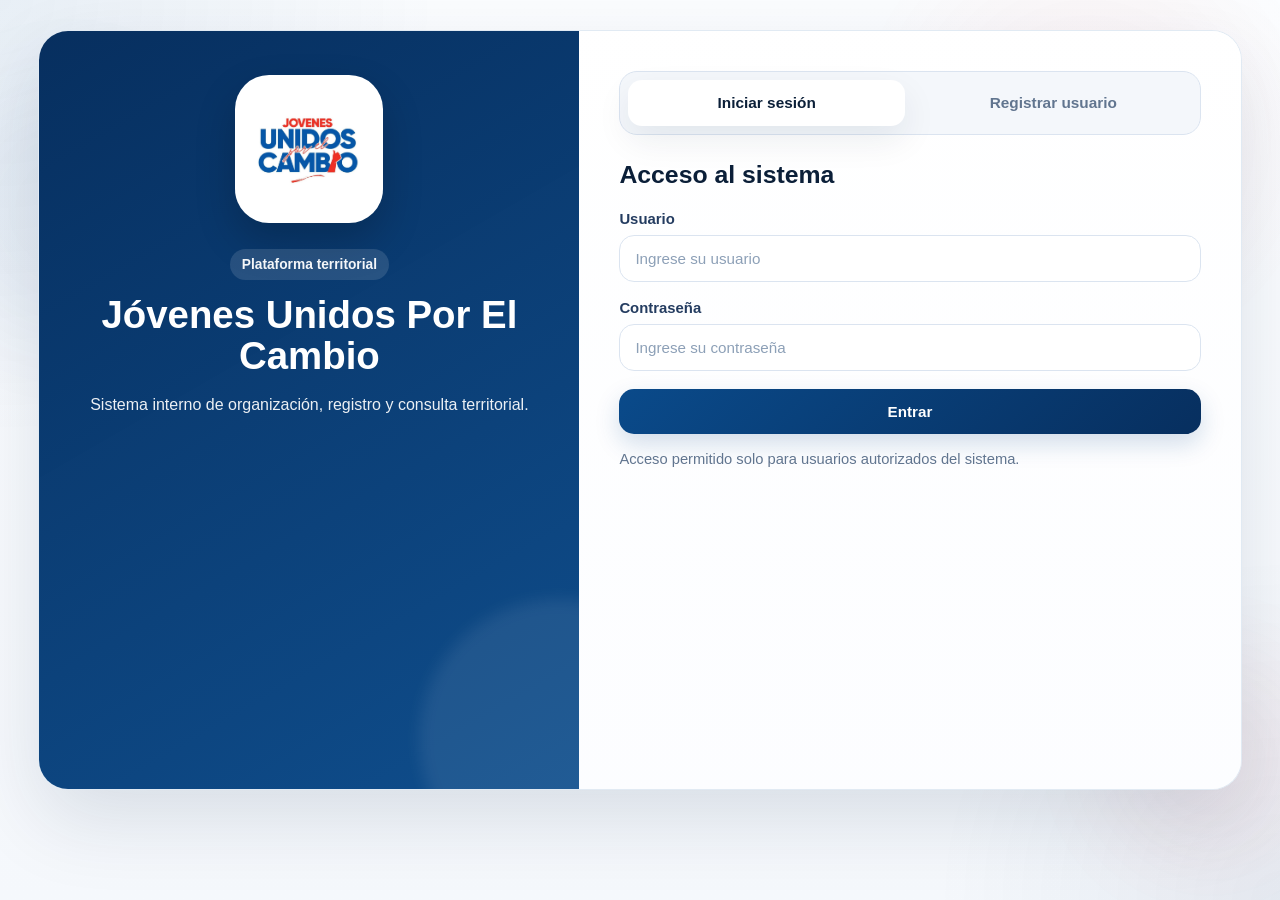
<file: index.html>
<!DOCTYPE html>
<html lang="es">
<head>
  <meta charset="UTF-8" />
  <meta name="viewport" content="width=device-width, initial-scale=1.0" />
  <title>Jóvenes Unidos Por El Cambio</title>
  <link rel="icon" href="Logos/JovenesUnidos1.jpg" />
  <link rel="stylesheet" href="styles.css" />
</head>
<body>
  <div class="page-bg"></div>
  <div class="page-accent accent-blue"></div>
  <div class="page-accent accent-red"></div>

  <main class="app-container">
    <section class="auth-section" id="authSection">
      <div class="auth-card">
        <div class="auth-side">
          <div class="brand-top">
            <div class="brand-logo-box large">
              <img src="Logos/JovenesUnidos1.jpg" alt="Logo JUPC" />
            </div>

            <div class="brand-copy centered">
              <span class="eyebrow">Plataforma territorial</span>
              <h1>Jóvenes Unidos Por El Cambio</h1>
              <p>
                Sistema interno de organización, registro y consulta territorial.
              </p>
            </div>
          </div>
        </div>

        <div class="auth-main">
          <div class="tabs">
            <button class="tab active" id="showLogin" type="button">Iniciar sesión</button>
            <button class="tab" id="showRegister" type="button">Registrar usuario</button>
          </div>

          <form id="loginForm" class="form active">
            <h2>Acceso al sistema</h2>

            <div class="input-group">
              <label for="loginUser">Usuario</label>
              <input type="text" id="loginUser" placeholder="Ingrese su usuario" required />
            </div>

            <div class="input-group">
              <label for="loginPassword">Contraseña</label>
              <input type="password" id="loginPassword" placeholder="Ingrese su contraseña" required />
            </div>

            <button type="submit" class="primary-btn">Entrar</button>

            <p class="helper-text">
              Acceso permitido solo para usuarios autorizados del sistema.
            </p>
          </form>

          <form id="registerForm" class="form">
            <div class="form-head">
              <h2 id="registerFormTitle">Crear nuevo usuario</h2>
              <button type="button" class="text-btn hidden" id="cancelEditUserBtn">Cancelar edición</button>
            </div>

            <input type="hidden" id="editingUserId" />

            <div class="grid-2">
              <div class="input-group">
                <label for="registerName">Nombre completo</label>
                <input type="text" id="registerName" placeholder="Nombre del usuario" required />
              </div>

              <div class="input-group">
                <label for="registerUsername">Usuario</label>
                <input type="text" id="registerUsername" placeholder="Nombre de usuario" required />
              </div>
            </div>

            <div class="grid-2">
              <div class="input-group">
                <label for="registerEmail">Correo personal</label>
                <input type="email" id="registerEmail" placeholder="correo@ejemplo.com" required />
              </div>

              <div class="input-group">
                <label for="registerPhone">Teléfono</label>
                <input type="text" id="registerPhone" placeholder="809-000-0000" required />
              </div>
            </div>

            <div class="grid-2">
              <div class="input-group">
                <label for="registerRole">Rol</label>
                <select id="registerRole" required>
                  <option value="">Seleccione</option>
                  <option value="Administrador General">Administrador General</option>
                  <option value="Coordinador">Coordinador</option>
                  <option value="Presidente de Zona">Presidente de Zona</option>
                </select>
              </div>

              <div class="input-group">
                <label for="registerProvince">Provincia asignada</label>
                <select id="registerProvince" required>
                  <option value="">Seleccione una provincia</option>
                </select>
              </div>
            </div>

            <div class="input-group">
              <label for="registerZone">Zona o demarcación</label>
              <input type="text" id="registerZone" placeholder="Zona asignada" required />
            </div>

            <div class="grid-2">
              <div class="input-group">
                <label for="registerPassword">Contraseña</label>
                <input type="password" id="registerPassword" placeholder="Cree una contraseña" required />
              </div>

              <div class="input-group">
                <label for="registerPasswordConfirm">Confirmar contraseña</label>
                <input type="password" id="registerPasswordConfirm" placeholder="Repita la contraseña" required />
              </div>
            </div>

            <button type="submit" class="primary-btn" id="saveUserBtn">Crear usuario</button>

            <p class="helper-text" id="firstUserHint">
              El sistema permite crear usuarios con distintos niveles de acceso según la estructura operativa.
            </p>

            <p class="security-note">
              En la versión final, los nuevos usuarios deberán quedar sujetos a aprobación por administradores generales.
            </p>
          </form>

          <div class="status-message" id="authMessage"></div>
        </div>
      </div>
    </section>

    <section class="dashboard-section hidden" id="dashboardSection">
      <header class="topbar">
        <div class="topbar-left">
          <div class="mini-logo">
            <img src="Logos/JovenesUnidos1.jpg" alt="Logo" />
          </div>

          <div>
            <span class="panel-tag">Panel interno</span>
            <h2>Centro de control</h2>
            <p id="currentUserInfo">Bienvenido</p>
          </div>
        </div>

        <div class="topbar-actions">
          <button class="secondary-btn hidden" id="manageUsersBtn" type="button">Gestionar usuarios</button>
          <button class="secondary-btn" id="exportBtn" type="button">Descargar Excel</button>
          <button class="danger-btn" id="logoutBtn" type="button">Cerrar sesión</button>
        </div>
      </header>

      <section class="stats-grid">
        <article class="stat-card">
          <span>Total de registros visibles</span>
          <h3 id="totalVoters">0</h3>
        </article>

        <article class="stat-card">
          <span>Usuarios visibles</span>
          <h3 id="totalUsers">0</h3>
        </article>

        <article class="stat-card">
          <span>Registros del día</span>
          <h3 id="todayVoters">0</h3>
        </article>

        <article class="stat-card">
          <span>Provincias visibles</span>
          <h3 id="activeProvinces">0</h3>
        </article>
      </section>

      <section class="analytics-grid">
        <div class="card chart-card">
          <div class="card-header row-between">
            <div>
              <h3>Registros por provincia</h3>
              <p>Resumen visual de la distribución territorial registrada.</p>
            </div>
            <span class="badge" id="chartSummaryBadge">0 provincias activas</span>
          </div>

          <div class="chart-canvas-wrap">
            <canvas id="provinceChart" height="320"></canvas>
          </div>
        </div>

        <div class="card ranking-card">
          <div class="card-header">
            <h3>Ranking territorial</h3>
            <p>Provincias con mayor cantidad de registros visibles.</p>
          </div>
          <div class="ranking-list" id="provinceRanking"></div>
        </div>
      </section>

      <section class="main-grid">
        <div class="card form-card">
          <div class="card-header">
            <div class="form-head">
              <div>
                <h3 id="voterFormTitle">Registrar información</h3>
                <p id="voterFormDescription">Complete los datos requeridos de forma organizada y precisa.</p>
              </div>
              <button type="button" class="text-btn hidden" id="cancelEditVoterBtn">Cancelar edición</button>
            </div>
          </div>

          <form id="voterForm">
            <input type="hidden" id="editingVoterId" />

            <div class="grid-2">
              <div class="input-group">
                <label for="voterName">Nombre completo</label>
                <input type="text" id="voterName" required />
              </div>

              <div class="input-group">
                <label for="voterCedula">Cédula</label>
                <input type="text" id="voterCedula" placeholder="000-0000000-0" required />
              </div>
            </div>

            <div class="grid-3">
              <div class="input-group">
                <label for="voterPhone">Teléfono</label>
                <input type="text" id="voterPhone" placeholder="809-000-0000" required />
              </div>

              <div class="input-group">
                <label for="voterProvince">Provincia</label>
                <select id="voterProvince" required>
                  <option value="">Seleccione una provincia</option>
                </select>
              </div>

              <div class="input-group">
                <label for="voterMunicipio">Municipio</label>
                <input type="text" id="voterMunicipio" required />
              </div>
            </div>

            <div class="grid-3">
              <div class="input-group">
                <label for="voterSector">Sector</label>
                <input type="text" id="voterSector" required />
              </div>

              <div class="input-group">
                <label for="voterMesa">Mesa electoral</label>
                <input type="text" id="voterMesa" placeholder="Ej. 0123" required />
              </div>

              <div class="input-group">
                <label for="voterRecinto">Recinto electoral</label>
                <input type="text" id="voterRecinto" placeholder="Nombre del recinto" required />
              </div>
            </div>

            <button type="submit" class="primary-btn" id="saveVoterBtn">Guardar registro</button>
          </form>

          <div class="status-message" id="voterMessage"></div>
        </div>

        <div class="card search-card">
          <div class="card-header">
            <h3>Consulta y filtros</h3>
            <p>Refine la visualización según ubicación, mesa o usuario.</p>
          </div>

          <div class="input-group">
            <label for="searchInput">Búsqueda general</label>
            <input
              type="text"
              id="searchInput"
              placeholder="Nombre, cédula, usuario, mesa, municipio..."
            />
          </div>

          <div class="grid-2 compact-grid">
            <div class="input-group">
              <label for="filterProvince">Provincia</label>
              <select id="filterProvince">
                <option value="">Todas</option>
              </select>
            </div>

            <div class="input-group">
              <label for="filterMunicipio">Municipio</label>
              <select id="filterMunicipio">
                <option value="">Todos</option>
              </select>
            </div>
          </div>

          <div class="grid-2 compact-grid">
            <div class="input-group">
              <label for="filterSector">Sector</label>
              <select id="filterSector">
                <option value="">Todos</option>
              </select>
            </div>

            <div class="input-group">
              <label for="filterMesa">Mesa electoral</label>
              <select id="filterMesa">
                <option value="">Todas</option>
              </select>
            </div>
          </div>

          <div class="grid-2 compact-grid">
            <div class="input-group">
              <label for="filterRole">Rol del registrador</label>
              <select id="filterRole">
                <option value="">Todos</option>
                <option value="Administrador General">Administrador General</option>
                <option value="Coordinador">Coordinador</option>
                <option value="Presidente de Zona">Presidente de Zona</option>
              </select>
            </div>

            <div class="input-group">
              <label for="filterRegistrar">Usuario registrador</label>
              <select id="filterRegistrar">
                <option value="">Todos</option>
              </select>
            </div>
          </div>

          <button class="clear-btn" id="clearFiltersBtn" type="button">Limpiar filtros</button>

          <div class="search-results" id="searchResults"></div>
        </div>
      </section>

      <section class="card table-card">
        <div class="card-header row-between">
          <div>
            <h3>Registros visibles</h3>
            <p>Listado consolidado según el nivel de acceso del usuario autenticado.</p>
          </div>
          <div class="badge-box">
            <span class="badge" id="filteredCountBadge">0 resultados</span>
          </div>
        </div>

        <div class="table-wrap table-wrap-fixed">
          <table>
            <thead>
              <tr>
                <th>Nombre</th>
                <th>Cédula</th>
                <th>Teléfono</th>
                <th>Provincia</th>
                <th>Municipio</th>
                <th>Sector</th>
                <th>Mesa</th>
                <th>Recinto</th>
                <th>Registrado por</th>
                <th>Rol</th>
                <th>Zona</th>
                <th>Fecha</th>
                <th id="voterActionsHead">Acciones</th>
              </tr>
            </thead>
            <tbody id="votersTableBody"></tbody>
          </table>
        </div>
      </section>

      <section class="card users-card" id="usersSection">
        <div class="card-header row-between">
          <div>
            <h3>Usuarios del sistema</h3>
            <p>Gestión interna de accesos y perfiles autorizados.</p>
          </div>
          <span class="soft-note" id="userPermissionsNote">Visualización según permisos</span>
        </div>

        <div class="table-wrap table-wrap-fixed">
          <table>
            <thead>
              <tr>
                <th>Nombre</th>
                <th>Usuario</th>
                <th>Correo</th>
                <th>Rol</th>
                <th>Teléfono</th>
                <th>Provincia</th>
                <th>Zona</th>
                <th>Estado</th>
                <th>Acciones</th>
              </tr>
            </thead>
            <tbody id="usersTableBody"></tbody>
          </table>
        </div>
      </section>
    </section>
  </main>

  <script src="script.js"></script>
</body>
</html>
</file>
<file: styles.css>
* {
  margin: 0;
  padding: 0;
  box-sizing: border-box;
}

:root {
  --bg: #f6f8fc;
  --bg-2: #edf2f8;
  --surface: rgba(255, 255, 255, 0.9);
  --surface-strong: #ffffff;
  --border: #dbe4f0;
  --border-soft: #eaf0f7;
  --text: #102b4c;
  --text-strong: #0b1f38;
  --muted: #61758f;
  --blue: #0a4a8a;
  --blue-strong: #072f5f;
  --blue-soft: #eaf2fb;
  --red: #ef2d26;
  --red-strong: #cc1f1a;
  --red-soft: #fff3f2;
  --green-soft: #eef9f1;
  --green-text: #16784a;
  --amber-soft: #fff7e8;
  --amber-text: #9a6a0a;
  --shadow-xl: 0 30px 80px rgba(10, 35, 68, 0.12);
  --shadow-md: 0 14px 34px rgba(10, 35, 68, 0.08);
  --radius-xl: 30px;
  --radius-lg: 22px;
  --radius-md: 16px;
  --radius-sm: 12px;
}

html {
  scroll-behavior: smooth;
}

body {
  font-family: "Segoe UI", Arial, sans-serif;
  background: linear-gradient(180deg, #fbfdff 0%, #f5f8fc 100%);
  color: var(--text);
  min-height: 100vh;
  overflow-x: hidden;
}

.page-bg {
  position: fixed;
  inset: 0;
  background:
    radial-gradient(circle at top left, rgba(10, 74, 138, 0.08), transparent 28%),
    radial-gradient(circle at 85% 15%, rgba(239, 45, 38, 0.06), transparent 18%),
    radial-gradient(circle at bottom right, rgba(7, 47, 95, 0.07), transparent 22%);
  pointer-events: none;
  z-index: 0;
}

.page-accent {
  position: fixed;
  border-radius: 999px;
  filter: blur(50px);
  opacity: 0.3;
  pointer-events: none;
  z-index: 0;
}

.accent-blue {
  width: 260px;
  height: 260px;
  background: rgba(10, 74, 138, 0.18);
  top: 80px;
  left: -60px;
}

.accent-red {
  width: 220px;
  height: 220px;
  background: rgba(239, 45, 38, 0.16);
  bottom: 30px;
  right: -40px;
}

.app-container {
  width: min(1380px, 94%);
  margin: 0 auto;
  padding: 30px 0 40px;
  position: relative;
  z-index: 1;
}

.hidden {
  display: none !important;
}

.auth-card {
  display: grid;
  grid-template-columns: 0.98fr 1.2fr;
  min-height: 760px;
  border-radius: var(--radius-xl);
  overflow: hidden;
  border: 1px solid rgba(222, 232, 242, 0.9);
  background: rgba(255, 255, 255, 0.76);
  backdrop-filter: blur(18px);
  box-shadow: var(--shadow-xl);
}

.auth-side {
  position: relative;
  padding: 44px;
  background: linear-gradient(150deg, rgba(7, 47, 95, 1), rgba(10, 74, 138, 0.98));
  color: white;
  display: flex;
  flex-direction: column;
  justify-content: space-between;
  gap: 28px;
}

.auth-side::after {
  content: "";
  position: absolute;
  inset: auto -120px -90px auto;
  width: 280px;
  height: 280px;
  background: rgba(255, 255, 255, 0.08);
  border-radius: 50%;
  filter: blur(8px);
}

.brand-top {
  display: flex;
  flex-direction: column;
  align-items: center;
  text-align: center;
}

.brand-logo-box {
  width: 116px;
  height: 116px;
  background: #ffffff;
  border-radius: 26px;
  display: flex;
  align-items: center;
  justify-content: center;
  margin-bottom: 24px;
  box-shadow: 0 18px 40px rgba(0, 0, 0, 0.2);
}

.brand-logo-box.large {
  width: 148px;
  height: 148px;
  border-radius: 34px;
  margin-bottom: 26px;
}

.brand-logo-box img {
  width: 84%;
  height: 84%;
  object-fit: contain;
}

.eyebrow {
  display: inline-flex;
  padding: 8px 12px;
  border-radius: 999px;
  background: rgba(255, 255, 255, 0.12);
  color: rgba(255, 255, 255, 0.95);
  font-size: 0.86rem;
  font-weight: 700;
  margin-bottom: 14px;
}

.brand-copy.centered {
  width: 100%;
  max-width: 520px;
}

.brand-copy h1 {
  font-size: 2.4rem;
  line-height: 1.08;
  margin-bottom: 14px;
}

.brand-copy p {
  line-height: 1.8;
  color: rgba(255, 255, 255, 0.92);
  font-size: 1rem;
}

.auth-highlights {
  margin-top: 10px;
  display: flex;
  flex-direction: column;
  gap: 16px;
}

.auth-highlights.compact {
  margin-top: 0;
}

.highlight-item {
  display: flex;
  align-items: center;
  gap: 12px;
}

.highlight-item span {
  width: 12px;
  height: 12px;
  background: #ffffff;
  border-radius: 50%;
  box-shadow: 0 0 0 6px rgba(255, 255, 255, 0.16);
  flex-shrink: 0;
}

.highlight-item small {
  font-size: 0.96rem;
  color: rgba(255, 255, 255, 0.95);
  line-height: 1.5;
}

.auth-main {
  padding: 40px;
  background: linear-gradient(180deg, rgba(255, 255, 255, 0.95) 0%, rgba(252, 253, 255, 0.95) 100%);
}

.tabs {
  display: flex;
  gap: 10px;
  padding: 8px;
  margin-bottom: 26px;
  background: #f4f7fb;
  border: 1px solid var(--border);
  border-radius: 18px;
}

.tab {
  flex: 1;
  border: none;
  background: transparent;
  border-radius: 14px;
  padding: 14px 16px;
  color: var(--muted);
  font-size: 0.96rem;
  font-weight: 700;
  cursor: pointer;
  transition: 0.2s ease;
}

.tab.active {
  background: #ffffff;
  color: var(--text-strong);
  box-shadow: var(--shadow-md);
}

.form {
  display: none;
}

.form.active {
  display: block;
}

.form h2 {
  font-size: 1.55rem;
  color: var(--text-strong);
  margin-bottom: 22px;
}

.form-head {
  display: flex;
  justify-content: space-between;
  align-items: center;
  gap: 14px;
  margin-bottom: 8px;
}

.grid-2,
.grid-3 {
  display: grid;
  gap: 16px;
}

.grid-2 {
  grid-template-columns: repeat(2, minmax(0, 1fr));
}

.grid-3 {
  grid-template-columns: repeat(3, minmax(0, 1fr));
}

.input-group {
  display: flex;
  flex-direction: column;
  gap: 8px;
  margin-bottom: 18px;
  min-width: 0;
}

.input-group label {
  font-size: 0.93rem;
  font-weight: 700;
  color: #243c60;
}

.input-group input,
.input-group select,
.input-group textarea {
  width: 100%;
  border: 1px solid var(--border);
  background: #ffffff;
  border-radius: 15px;
  padding: 14px 15px;
  color: var(--text-strong);
  font-size: 0.95rem;
  outline: none;
  transition: 0.2s ease;
  min-width: 0;
}

.input-group textarea {
  resize: vertical;
}

.input-group input:focus,
.input-group select:focus,
.input-group textarea:focus {
  border-color: rgba(10, 74, 138, 0.45);
  box-shadow: 0 0 0 4px rgba(10, 74, 138, 0.08);
}

.input-group input::placeholder,
.input-group textarea::placeholder {
  color: #8da0b7;
}

.primary-btn,
.secondary-btn,
.danger-btn,
.clear-btn,
.action-btn,
.text-btn {
  border: none;
  cursor: pointer;
  transition: 0.2s ease;
  font-weight: 700;
}

.primary-btn,
.secondary-btn,
.danger-btn,
.clear-btn {
  border-radius: 15px;
  padding: 14px 18px;
  font-size: 0.95rem;
}

.primary-btn {
  width: 100%;
  background: linear-gradient(135deg, var(--blue), var(--blue-strong));
  color: white;
  box-shadow: 0 10px 24px rgba(10, 74, 138, 0.18);
}

.primary-btn:hover {
  transform: translateY(-1px);
}

.secondary-btn {
  background: var(--blue-soft);
  color: var(--blue);
}

.secondary-btn:hover {
  background: #dfeafb;
}

.danger-btn {
  background: linear-gradient(135deg, var(--red), var(--red-strong));
  color: white;
}

.clear-btn {
  width: 100%;
  background: #f5f8fc;
  color: var(--text-strong);
  border: 1px solid var(--border);
  margin-bottom: 18px;
}

.clear-btn:hover {
  background: #edf3fa;
}

.text-btn {
  background: transparent;
  color: var(--red);
  padding: 6px 0;
  font-size: 0.92rem;
}

.helper-text,
.security-note {
  margin-top: 14px;
  color: var(--muted);
  font-size: 0.92rem;
  line-height: 1.6;
}

.security-note {
  color: var(--blue);
}

.status-message {
  margin-top: 16px;
  padding: 14px 16px;
  border-radius: 14px;
  display: none;
  font-weight: 700;
  border: 1px solid transparent;
}

.status-message.show.success {
  display: block;
  background: #edf9f2;
  color: #16784a;
  border-color: #cfead8;
}

.status-message.show.error {
  display: block;
  background: #fff2f2;
  color: #bf2e2e;
  border-color: #ffd6d6;
}

.topbar {
  display: flex;
  justify-content: space-between;
  align-items: center;
  gap: 18px;
  margin-bottom: 24px;
  padding: 22px 24px;
  border-radius: 24px;
  background: rgba(255, 255, 255, 0.82);
  border: 1px solid rgba(221, 230, 240, 0.95);
  box-shadow: var(--shadow-md);
  backdrop-filter: blur(14px);
}

.topbar-left {
  display: flex;
  align-items: center;
  gap: 14px;
  min-width: 0;
}

.mini-logo {
  width: 64px;
  height: 64px;
  background: #ffffff;
  border: 1px solid var(--border);
  border-radius: 18px;
  display: flex;
  align-items: center;
  justify-content: center;
  flex-shrink: 0;
}

.mini-logo img {
  width: 76%;
  height: 76%;
  object-fit: contain;
}

.panel-tag {
  display: inline-flex;
  margin-bottom: 4px;
  font-size: 0.82rem;
  font-weight: 700;
  color: var(--red);
}

.topbar-left h2 {
  font-size: 1.45rem;
  color: var(--text-strong);
  margin-bottom: 2px;
}

.topbar-left p {
  color: var(--muted);
  word-break: break-word;
}

.topbar-actions {
  display: flex;
  gap: 12px;
  flex-wrap: wrap;
  align-items: center;
  justify-content: flex-end;
}

.topbar-actions .secondary-btn,
.topbar-actions .danger-btn {
  width: auto;
  min-width: 160px;
}

.stats-grid {
  display: grid;
  grid-template-columns: repeat(4, minmax(0, 1fr));
  gap: 18px;
  margin-bottom: 24px;
}

.stat-card {
  padding: 24px;
  border-radius: 22px;
  background: rgba(255, 255, 255, 0.84);
  border: 1px solid rgba(221, 230, 240, 0.95);
  box-shadow: var(--shadow-md);
  min-width: 0;
}

.stat-card span {
  display: block;
  color: var(--muted);
  margin-bottom: 10px;
  font-size: 0.95rem;
  line-height: 1.5;
}

.stat-card h3 {
  font-size: 2rem;
  color: var(--text-strong);
  word-break: break-word;
}

.analytics-grid {
  display: grid;
  grid-template-columns: 1.45fr 0.95fr;
  gap: 18px;
  margin-bottom: 24px;
}

.main-grid {
  display: grid;
  grid-template-columns: 1.45fr 1fr;
  gap: 18px;
  margin-bottom: 24px;
}

.card {
  padding: 24px;
  border-radius: 24px;
  background: rgba(255, 255, 255, 0.84);
  border: 1px solid rgba(221, 230, 240, 0.95);
  box-shadow: var(--shadow-md);
  backdrop-filter: blur(14px);
  min-width: 0;
}

.card-header {
  margin-bottom: 20px;
}

.card-header h3 {
  font-size: 1.18rem;
  color: var(--text-strong);
  margin-bottom: 6px;
}

.card-header p,
.soft-note {
  color: var(--muted);
  line-height: 1.5;
}

.row-between {
  display: flex;
  justify-content: space-between;
  align-items: center;
  gap: 14px;
}

.badge,
.status-pill {
  display: inline-flex;
  align-items: center;
  justify-content: center;
  padding: 10px 14px;
  border-radius: 999px;
  font-size: 0.9rem;
  font-weight: 700;
  max-width: 100%;
  text-align: center;
}

.badge {
  background: var(--blue-soft);
  color: var(--blue);
}

.status-pill.aprobado {
  background: var(--green-soft);
  color: var(--green-text);
}

.status-pill.pendiente {
  background: var(--amber-soft);
  color: var(--amber-text);
}

.chart-canvas-wrap {
  width: 100%;
  min-height: 320px;
  background: linear-gradient(180deg, #fcfdff 0%, #f7faff 100%);
  border: 1px solid #ebf1f8;
  border-radius: 20px;
  padding: 14px;
  overflow: hidden;
}

.chart-card canvas {
  width: 100%;
  height: 320px;
  display: block;
}

.ranking-list {
  display: flex;
  flex-direction: column;
  gap: 12px;
  max-height: 420px;
  overflow-y: auto;
  padding-right: 4px;
}

.ranking-item {
  display: flex;
  align-items: center;
  justify-content: space-between;
  gap: 12px;
  border: 1px solid #ebf1f8;
  background: #fbfdff;
  border-radius: 18px;
  padding: 14px 16px;
}

.ranking-item-left {
  display: flex;
  align-items: center;
  gap: 12px;
  min-width: 0;
}

.ranking-number {
  width: 34px;
  height: 34px;
  border-radius: 50%;
  background: var(--red-soft);
  color: var(--red);
  display: flex;
  align-items: center;
  justify-content: center;
  font-weight: 800;
  font-size: 0.9rem;
  flex-shrink: 0;
}

.ranking-item h4 {
  font-size: 0.97rem;
  color: var(--text-strong);
  margin-bottom: 3px;
  word-break: break-word;
}

.ranking-item p {
  font-size: 0.88rem;
  color: var(--muted);
  line-height: 1.45;
}

.ranking-count {
  font-weight: 800;
  color: var(--blue);
  font-size: 1.02rem;
  flex-shrink: 0;
}

.compact-grid .input-group {
  margin-bottom: 14px;
}

.search-results {
  display: flex;
  flex-direction: column;
  gap: 12px;
  max-height: 330px;
  overflow-y: auto;
  padding-right: 4px;
}

.result-item {
  background: #f8fbff;
  border: 1px solid #e5edf8;
  border-radius: 18px;
  padding: 14px;
}

.result-item h4 {
  margin-bottom: 6px;
  color: var(--text-strong);
  word-break: break-word;
}

.result-item p {
  color: var(--muted);
  margin-bottom: 4px;
  line-height: 1.5;
  font-size: 0.92rem;
  word-break: break-word;
}

.table-card,
.users-card {
  margin-bottom: 24px;
}

.table-wrap {
  width: 100%;
  overflow: auto;
  -webkit-overflow-scrolling: touch;
  border-radius: 18px;
}

.table-wrap-fixed {
  max-height: 520px;
  border: 1px solid var(--border-soft);
}

table {
  width: 100%;
  min-width: 1260px;
  border-collapse: collapse;
}

thead th {
  text-align: left;
  padding: 14px;
  font-size: 0.91rem;
  color: #41556f;
  background: #f7faff;
  border-bottom: 1px solid var(--border);
  position: sticky;
  top: 0;
  white-space: nowrap;
  z-index: 1;
}

tbody td {
  padding: 14px;
  border-bottom: 1px solid var(--border-soft);
  color: #1a304f;
  font-size: 0.94rem;
  vertical-align: top;
}

tbody tr:hover {
  background: #fbfdff;
}

.actions-cell {
  min-width: 180px;
}

.actions-wrap {
  display: flex;
  gap: 8px;
  flex-wrap: wrap;
}

.action-btn {
  padding: 10px 12px;
  border-radius: 12px;
  font-size: 0.85rem;
}

.action-btn.edit,
.action-btn.approve {
  background: var(--blue-soft);
  color: var(--blue);
}

.action-btn.delete {
  background: #fff1f1;
  color: var(--red);
}

.readonly-note {
  color: var(--muted);
  font-size: 0.88rem;
}

.section-hidden {
  display: none !important;
}

@media (max-width: 1200px) {
  .stats-grid {
    grid-template-columns: repeat(2, minmax(0, 1fr));
  }

  .analytics-grid,
  .main-grid {
    grid-template-columns: 1fr;
  }
}

@media (max-width: 980px) {
  .auth-card {
    grid-template-columns: 1fr;
    min-height: auto;
  }

  .auth-side,
  .auth-main {
    padding: 28px;
  }

  .topbar {
    flex-direction: column;
    align-items: flex-start;
  }

  .topbar-actions {
    width: 100%;
    justify-content: flex-start;
  }
}

@media (max-width: 768px) {
  .app-container {
    width: min(100%, 94%);
    padding: 18px 0 28px;
  }

  .grid-2,
  .grid-3,
  .stats-grid,
  .analytics-grid,
  .main-grid {
    grid-template-columns: 1fr;
  }

  .auth-card {
    border-radius: 22px;
  }

  .auth-side,
  .auth-main,
  .card,
  .stat-card,
  .topbar {
    padding: 20px;
  }

  .tabs {
    flex-direction: column;
  }

  .tab {
    width: 100%;
  }

  .row-between,
  .form-head,
  .topbar {
    flex-direction: column;
    align-items: flex-start;
  }

  .topbar-left {
    width: 100%;
    align-items: flex-start;
  }

  .topbar-actions {
    width: 100%;
    flex-direction: column;
    align-items: stretch;
  }

  .topbar-actions .secondary-btn,
  .topbar-actions .danger-btn {
    width: 100%;
    min-width: 100%;
  }

  .brand-logo-box.large {
    width: 118px;
    height: 118px;
    border-radius: 28px;
  }

  .brand-copy h1 {
    font-size: 1.75rem;
  }

  .brand-copy p {
    font-size: 0.95rem;
    line-height: 1.65;
  }

  .highlight-item {
    align-items: flex-start;
  }

  .chart-canvas-wrap {
    padding: 10px;
    min-height: 280px;
  }

  .chart-card canvas {
    height: 260px;
  }

  .ranking-item {
    flex-direction: column;
    align-items: flex-start;
  }

  .ranking-count {
    margin-left: 46px;
  }

  .badge {
    justify-content: center;
    width: 100%;
  }

  table {
    min-width: 1120px;
  }

  .table-wrap-fixed {
    max-height: 460px;
  }
}

@media (max-width: 560px) {
  .app-container {
    width: 94%;
  }

  .auth-side,
  .auth-main,
  .card,
  .stat-card,
  .topbar {
    padding: 16px;
  }

  .brand-logo-box.large {
    width: 104px;
    height: 104px;
  }

  .brand-copy h1 {
    font-size: 1.52rem;
  }

  .form h2 {
    font-size: 1.28rem;
  }

  .input-group input,
  .input-group select,
  .input-group textarea,
  .primary-btn,
  .secondary-btn,
  .danger-btn,
  .clear-btn {
    font-size: 0.92rem;
    padding: 13px 14px;
  }

  .topbar-left {
    flex-direction: column;
  }

  .mini-logo {
    width: 58px;
    height: 58px;
  }

  .topbar-left h2 {
    font-size: 1.18rem;
  }

  .stat-card h3 {
    font-size: 1.7rem;
  }

  .card-header h3 {
    font-size: 1.05rem;
  }

  .chart-canvas-wrap {
    min-height: 240px;
  }

  .chart-card canvas {
    height: 230px;
  }

  .search-results {
    max-height: 280px;
  }

  table {
    min-width: 1020px;
  }
}

@media (max-width: 380px) {
  .brand-copy h1 {
    font-size: 1.35rem;
  }

  .eyebrow {
    font-size: 0.78rem;
    padding: 7px 10px;
  }

  .highlight-item small,
  .helper-text,
  .security-note,
  .result-item p,
  .ranking-item p {
    font-size: 0.86rem;
  }

  .stat-card h3 {
    font-size: 1.5rem;
  }
}

.users-page-grid {
  grid-template-columns: 1.1fr 0.9fr;
}

@media (max-width: 1200px) {
  .users-page-grid {
    grid-template-columns: 1fr;
  }
}
</file>
